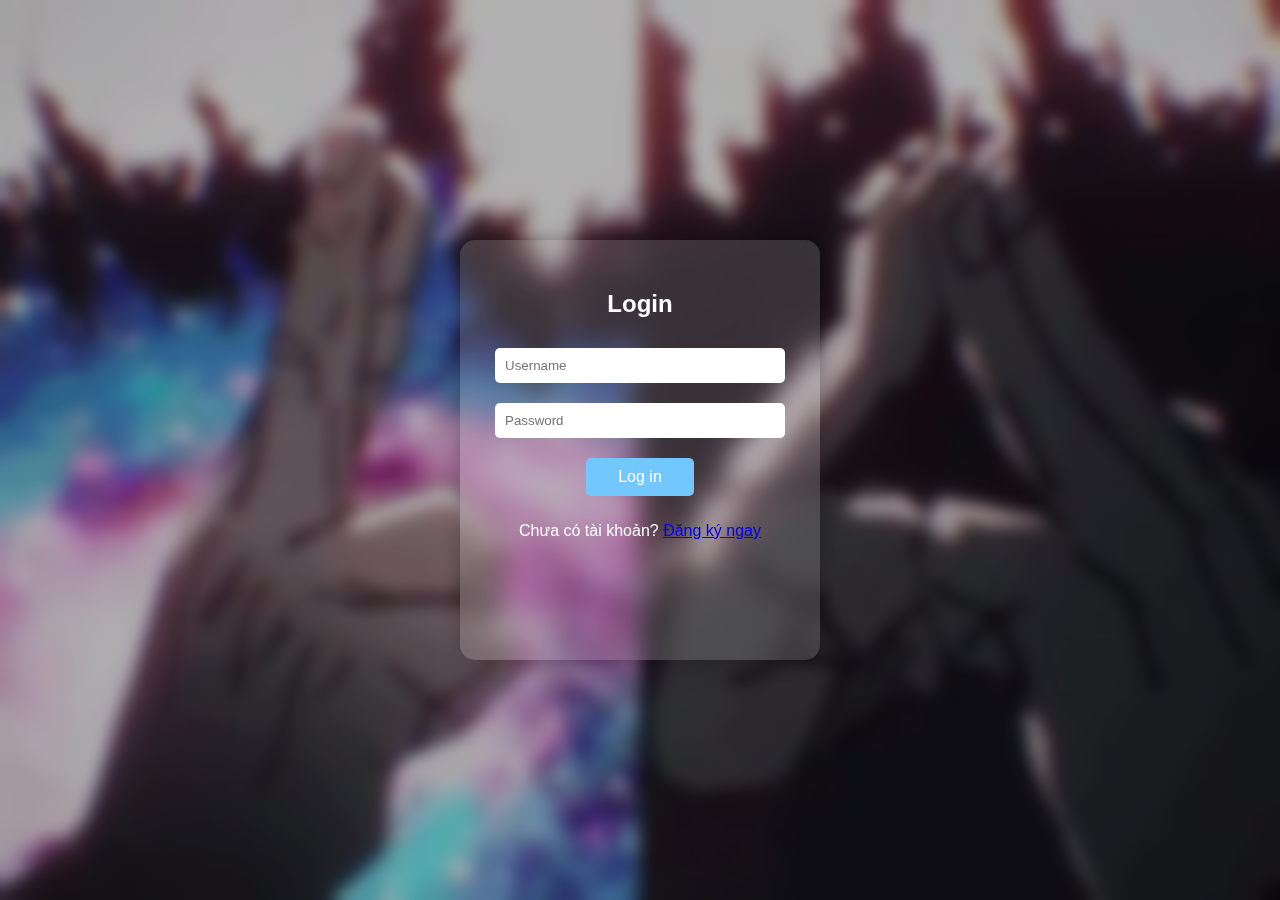
<file: html/index.html>
<!DOCTYPE html>
<html lang="en">
<head>
    <link rel="stylesheet" href="../css/style.css">
    <meta charset="UTF-8">
    <meta name="viewport" content="width=device-width, initial-scale=1.0">
    <title>Trang chủ</title>
</head>
<body>
    <div class="sidebar">
        <div class="logo"> ☣ QUẢN LÍ NHÂN SỰ</div>
        <div class="nav">
            <a href="index.html" style="background-color: rgb(61, 144, 144);"> Trang chủ </a>
            <a href="nhansu.html" >Nhân viên</a>
            <a href="luongnv.html">Quản lí lương</a>
            <a href="quanlipb.html">Quản lí phòng ban</a>
            <a href="chamcong.html">Chấm công</a>
            <a href="thongbao.html">Tin tức</a>
            <a href="chinhsach.html">Chính sách</a>
            <a class="foot" href="login.html">Đăng xuất</a>
        </div>
    </div>

    <div class="container">
        <div class="welcome">
            <h1> Xin chào,Quản trị viên!</h1>
            <p>Chào mừng bạn đến với Hệ thống Quản lí Nhân sự. 
      Quản lý nhân viên, lương, chấm công và phòng ban dễ dàng, nhanh chóng và hiệu quả hơn!</p>
        </div>
        <div class="cards">
            <div class="card">
                <h3>👩‍💼 Nhân viên</h3>
                <p></p>
            </div>
            <div class="card">
                <h3>🏢 Phòng ban</h3>
                <p></p>
            </div>
            <div class="card">
                <h3>🕒 Tỉ lệ chấm công</h3>
                <p></p>
            </div>
        </div>
        <div class="section">
            <h2> Thông báo !</h2>
            <ul>
                <li></li>
            </ul>
        </div>
        <div class="section">
            <h2> Sự kiện sắp tới</h2>
            <ul>
                <li></li>
            </ul>
        </div>
        <div class="footer"> </div>
    </div>
</body>
<script src="../js/index.js"></script>
</html>
</file>
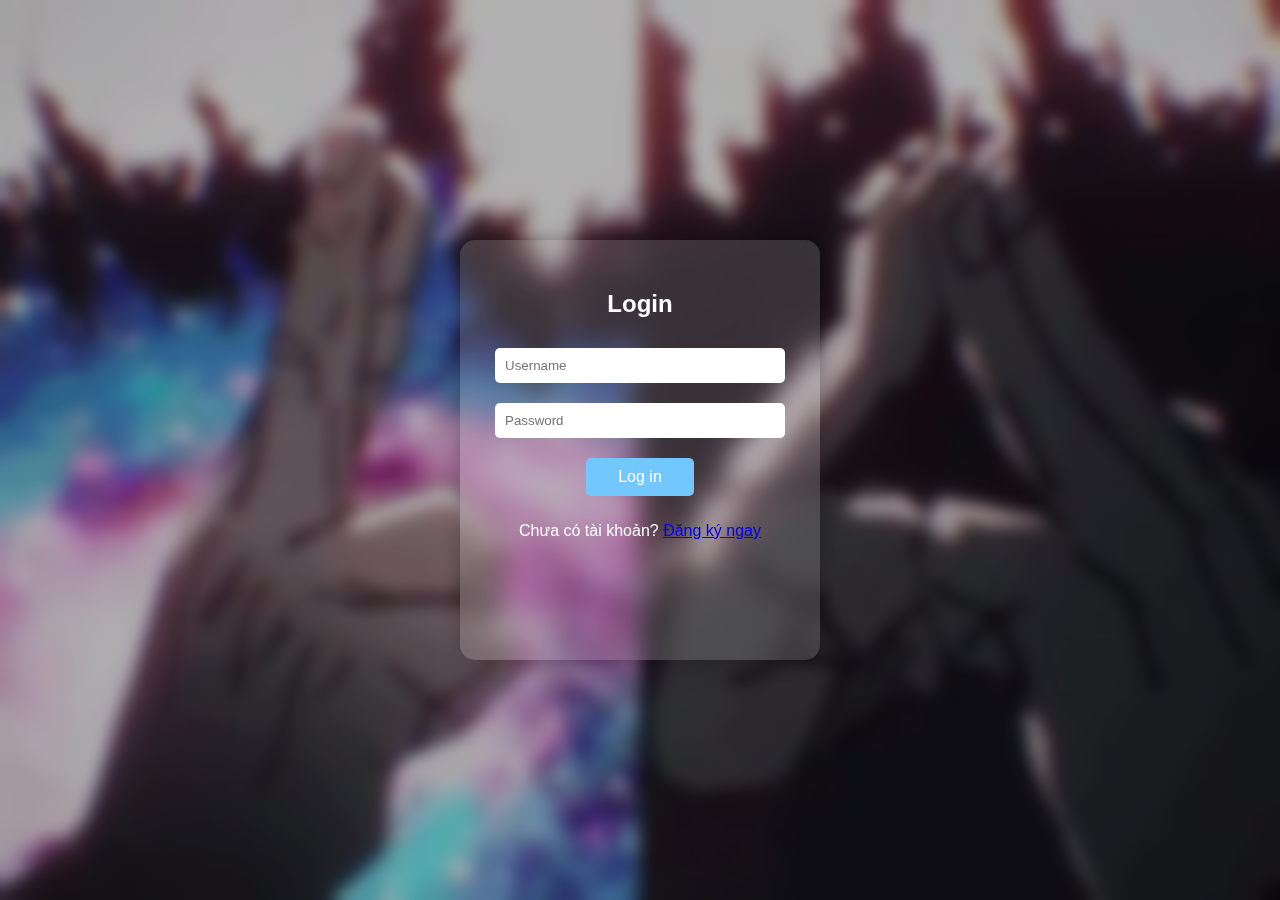
<file: login.html>
<!DOCTYPE html>
<html lang="en">
<head>
<meta charset="UTF-8">
<meta name="viewport" content="width=device-width, initial-scale=1.0">
<title>Login</title>
<link rel="stylesheet" href="css/login.css">
</head>
<body>

<video autoplay muted loop id="bg-video">
  <source src="img/thumb-440-221617.mp4" type="video/mp4">
</video>

<div class="blur-overlay"></div>

<div class="login-box">
  <h2>Login</h2>
  <form id="login-form">
    <input type="text" placeholder="Username" required>
    <input type="password" placeholder="Password" required>
    <button type="submit">Log in</button> 
  </form>
   <div class="register-link">
      <p>Chưa có tài khoản? <a href="html/Register.html">Đăng ký ngay</a></p>
    </div>
</div>
<script>
    document.getElementById("login-form").addEventListener("submit", function (e) {
    e.preventDefault();
    window.location.href = "index.html";
    sessionStorage.setItem('loggedIn', '1');
    location.replace('index.html');
    
});
   document.getElementById("Register")?.addEventListener('submit',function(e){
   e.preventDefault();
   window.location.href = "html/Register.html";
});

</script>
</body>
</html>
</file>
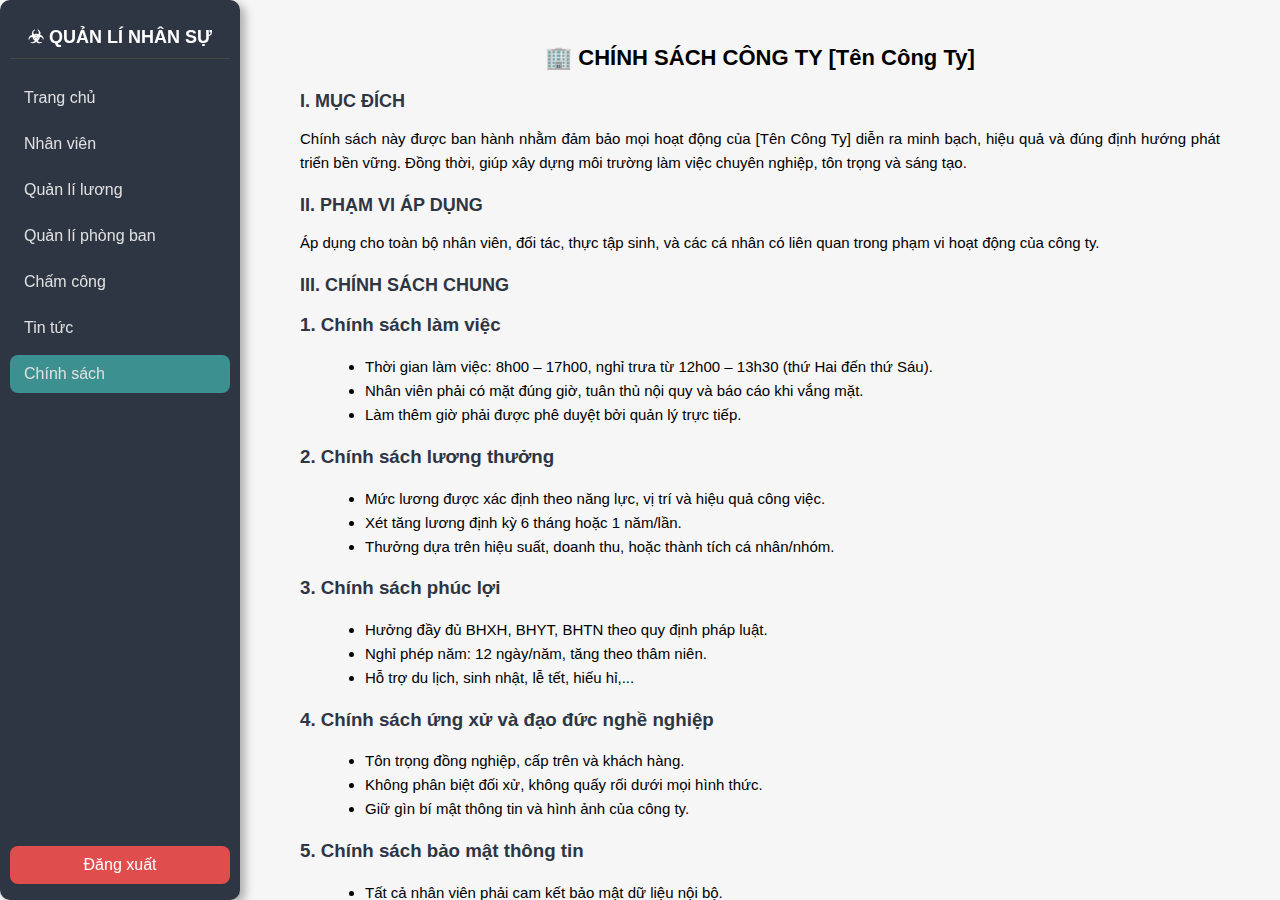
<file: html/chinhsach.html>
<!DOCTYPE html>
<html lang="vi">
<head>
  <meta charset="UTF-8">
  <meta name="viewport" content="width=device-width, initial-scale=1.0">
  <title>Chính Sách Công Ty</title>
  <link rel="stylesheet" href="../css/chinhsach.css">
</head>
<body>
  <!-- Sidebar -->
  <div class="sidebar">
    <div class="logo">☣ QUẢN LÍ NHÂN SỰ</div>
    <div class="nav">
      <a href="index.html">Trang chủ</a>
      <a href="nhansu.html">Nhân viên</a>
      <a href="luongnv.html">Quản lí lương</a>
      <a href="quanlipb.html">Quản lí phòng ban</a>
      <a href="chamcong.html">Chấm công</a>
      <a href="thongbao.html">Tin tức</a>
      <a href="chinhsach.html" class="active" style="background-color: rgb(61, 144, 144);">Chính sách</a>
      <a class="foot" href="login.html">Đăng xuất</a>
    </div>
  </div>

  <!-- Nội dung chính -->
  <div class="page">
    <h1>🏢 CHÍNH SÁCH CÔNG TY [Tên Công Ty]</h1>

    <h2>I. MỤC ĐÍCH</h2>
    <p>
      Chính sách này được ban hành nhằm đảm bảo mọi hoạt động của [Tên Công Ty] diễn ra minh bạch,
      hiệu quả và đúng định hướng phát triển bền vững. Đồng thời, giúp xây dựng môi trường làm việc
      chuyên nghiệp, tôn trọng và sáng tạo.
    </p>

    <h2>II. PHẠM VI ÁP DỤNG</h2>
    <p>
      Áp dụng cho toàn bộ nhân viên, đối tác, thực tập sinh, và các cá nhân có liên quan trong phạm vi
      hoạt động của công ty.
    </p>

    <h2>III. CHÍNH SÁCH CHUNG</h2>
    <h3>1. Chính sách làm việc</h3>
    <ul>
      <li>Thời gian làm việc: 8h00 – 17h00, nghỉ trưa từ 12h00 – 13h30 (thứ Hai đến thứ Sáu).</li>
      <li>Nhân viên phải có mặt đúng giờ, tuân thủ nội quy và báo cáo khi vắng mặt.</li>
      <li>Làm thêm giờ phải được phê duyệt bởi quản lý trực tiếp.</li>
    </ul>

    <h3>2. Chính sách lương thưởng</h3>
    <ul>
      <li>Mức lương được xác định theo năng lực, vị trí và hiệu quả công việc.</li>
      <li>Xét tăng lương định kỳ 6 tháng hoặc 1 năm/lần.</li>
      <li>Thưởng dựa trên hiệu suất, doanh thu, hoặc thành tích cá nhân/nhóm.</li>
    </ul>

    <h3>3. Chính sách phúc lợi</h3>
    <ul>
      <li>Hưởng đầy đủ BHXH, BHYT, BHTN theo quy định pháp luật.</li>
      <li>Nghỉ phép năm: 12 ngày/năm, tăng theo thâm niên.</li>
      <li>Hỗ trợ du lịch, sinh nhật, lễ tết, hiếu hỉ,...</li>
    </ul>

    <h3>4. Chính sách ứng xử và đạo đức nghề nghiệp</h3>
    <ul>
      <li>Tôn trọng đồng nghiệp, cấp trên và khách hàng.</li>
      <li>Không phân biệt đối xử, không quấy rối dưới mọi hình thức.</li>
      <li>Giữ gìn bí mật thông tin và hình ảnh của công ty.</li>
    </ul>

    <h3>5. Chính sách bảo mật thông tin</h3>
    <ul>
      <li>Tất cả nhân viên phải cam kết bảo mật dữ liệu nội bộ.</li>
      <li>Nghiêm cấm chia sẻ thông tin kinh doanh, tài chính, khách hàng hoặc công nghệ ra ngoài.</li>
    </ul>

    <h3>6. Chính sách an toàn & sức khỏe</h3>
    <ul>
      <li>Môi trường làm việc an toàn, sạch sẽ, đầy đủ trang thiết bị bảo hộ (nếu cần).</li>
      <li>Nhân viên được quyền phản ánh nếu phát hiện nguy cơ mất an toàn.</li>
    </ul>

    <h2>IV. KỶ LUẬT – KHEN THƯỞNG</h2>
    <p>
      <strong>Khen thưởng:</strong> Dành cho nhân viên có thành tích xuất sắc, sáng kiến hữu ích hoặc đóng góp tích cực.
    </p>
    <p>
      <strong>Kỷ luật:</strong> Tùy mức độ vi phạm, công ty có thể áp dụng hình thức nhắc nhở, cảnh cáo, trừ lương hoặc chấm dứt hợp đồng.
    </p>

    <h2>V. HIỆU LỰC VÀ ĐIỀU KHOẢN THI HÀNH</h2>
    <p>
      Chính sách này có hiệu lực kể từ ngày [dd/mm/yyyy]. Mọi thay đổi hoặc bổ sung sẽ được phòng Nhân sự thông báo bằng văn bản.
    </p>

    <p>📍 <b>Đại diện công ty:</b> [Tên người đại diện] – Giám đốc điều hành</p>
    <p><b>Ngày ban hành:</b> [dd/mm/yyyy]</p>
    <p><b>[Tên Công Ty]</b> – [Địa chỉ / Website / MST]</p>
  </div>
</body>
</html>
</file>
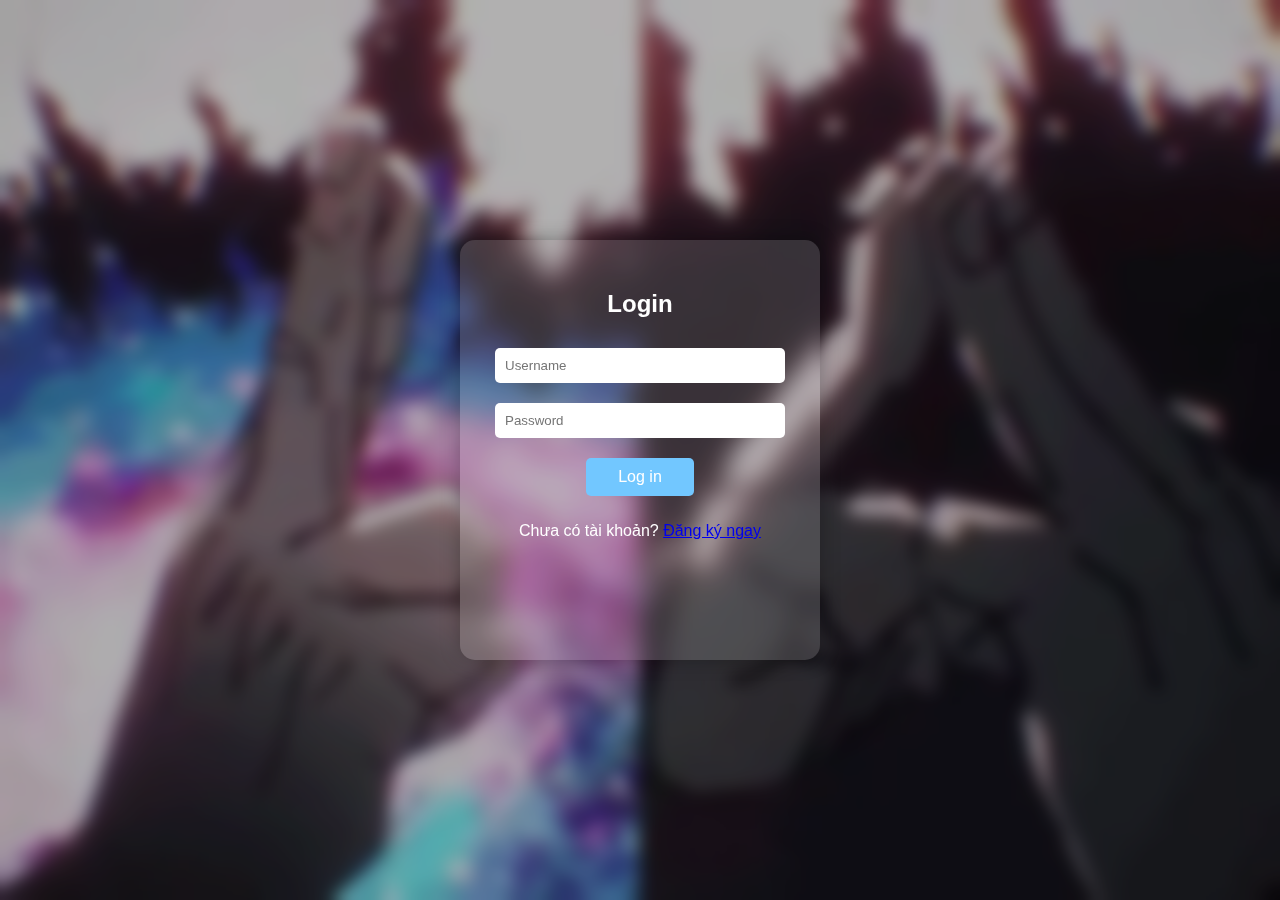
<file: html/login.html>
<!DOCTYPE html>
<html lang="en">
<head>
<meta charset="UTF-8">
<meta name="viewport" content="width=device-width, initial-scale=1.0">
<title>Login</title>
<link rel="stylesheet" href="../css/login.css">
</head>
<body>

<video autoplay muted loop id="bg-video">
  <source src="../img/thumb-440-221617.mp4" type="video/mp4">
</video>

<div class="blur-overlay"></div>

<div class="login-box">
  <h2>Login</h2>
  <form id="login-form">
    <input type="text" placeholder="Username" required>
    <input type="password" placeholder="Password" required>
    <button type="submit">Log in</button> 
  </form>
   <div class="register-link">
      <p>Chưa có tài khoản? <a href="Register.html">Đăng ký ngay</a></p>
    </div>
</div>
<script>
    document.getElementById("login-form").addEventListener("submit", function (e) {
    e.preventDefault();
    window.location.href = "../index.html";
    sessionStorage.setItem('loggedIn', '1');
    location.replace('../index.html');
    
});
   document.getElementById("Register").addEventListener('submit',function(e){
   e.preventDefault();
   window.location.href = "Register.html";
});

</script>
</body>
</html>
</file>
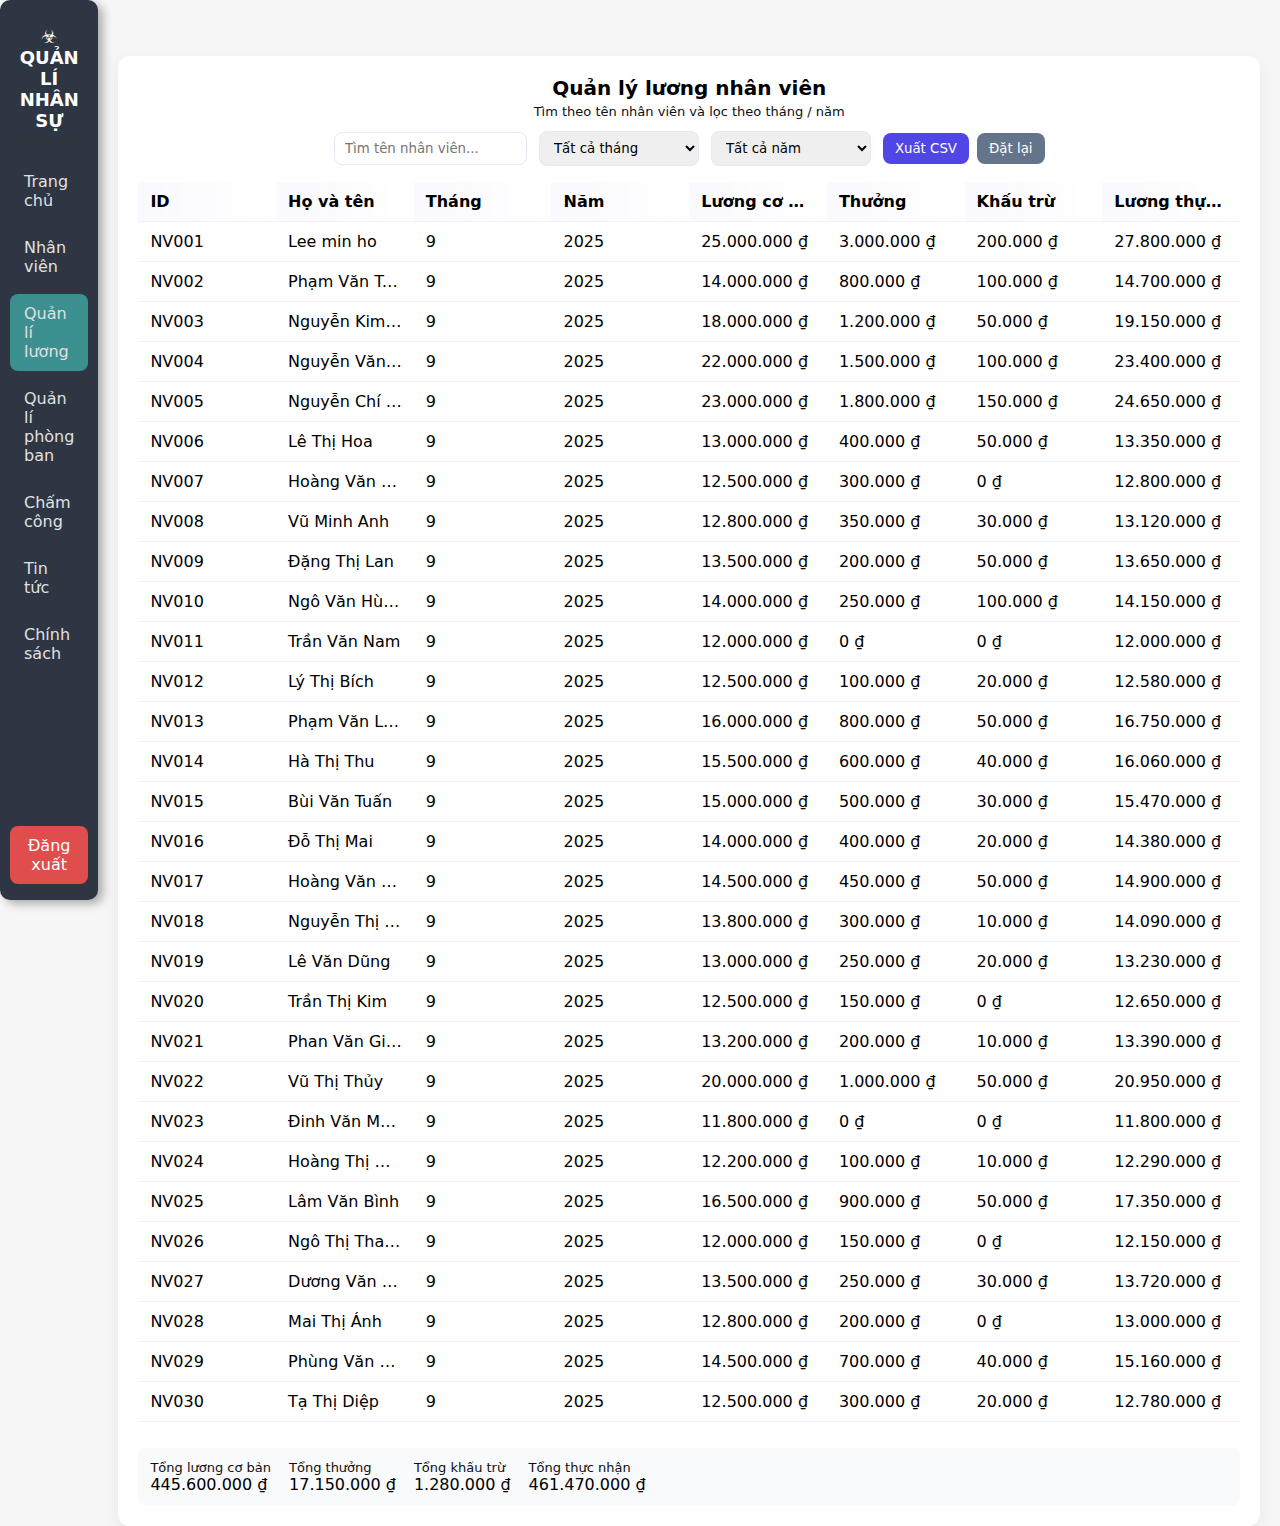
<file: html/luongnv.html>
<!DOCTYPE html>
<html lang="en">
<head>
    <meta charset="UTF-8">
    <meta name="viewport" content="width, initial-scale=1.0">
    <link rel="stylesheet" href="../css/luongnv.css">
    <title>Luong nhan vien</title>
</head>
<body>
        <div class="sidebar">
        <div class="logo"> ☣ QUẢN LÍ NHÂN SỰ</div>
        <div class="nav">
            <a href="../index.html"> Trang chủ </a>
            <a href="nhansu.html" >Nhân viên</a>
            <a href="luongnv.html"style="background-color: rgb(61, 144, 144);">Quản lí lương</a>
            <a href="quanlipb.html">Quản lí phòng ban</a>
            <a href="chamcong.html">Chấm công</a>
            <a href="thongbao.html">Tin tức</a>
            <a href="chinhsach.html">Chính sách</a>
            <a class="foot" href="../login.html">Đăng xuất</a>
        </div>
    </div>
        </div>
    <div class="wrap">
    <div class="card">
      <header>
        <div class="center">
          <h1>Quản lý lương nhân viên</h1>
          <div class="small muted">Tìm theo tên nhân viên và lọc theo tháng / năm</div>
        </div>
        <div class="controls">
          <input id="searchInput" type="search" placeholder="Tìm tên nhân viên..." />
          <select id="monthSelect" title="Chọn tháng">
            <option value="all">Tất cả tháng</option>
          </select>
          <select id="yearSelect" title="Chọn năm">
            <option value="all">Tất cả năm</option>
          </select>
          <div class="actions">
            <button id="exportCsv">Xuất CSV</button>
            <button id="resetBtn" class="secondary">Đặt lại</button>
          </div>
        </div>
      </header>

      <div class="grid">
        <div class="table-wrap">
          <table id="salaryTable" aria-live="polite">
            <thead>
              <tr>
                <th>ID</th>
                <th>Họ và tên</th>
                <th>Tháng</th>
                <th>Năm</th>
                <th>Lương cơ bản</th>
                <th>Thưởng</th>
                <th>Khấu trừ</th>
                <th>Lương thực nhận</th>
              </tr>
            </thead>
            <tbody></tbody>
          </table>
        </div>

        <div class="totals" id="totalsBox">
          <div>
            <div class="small">Tổng lương cơ bản</div>
            <div id="totalBase">0</div>
          </div>
          <div>
            <div class="small">Tổng thưởng</div>
            <div id="totalBonus">0</div>
          </div>
          <div>
            <div class="small">Tổng khấu trừ</div>
            <div id="totalDeduct">0</div>
          </div>
          <div>
            <div class="small">Tổng thực nhận</div>
            <div id="totalNet">0</div>
          </div>
        </div>
      </div>

    </div>
  </div>
  <script src="..\/js/luong.js"></script>
</body>
</html>
</file>
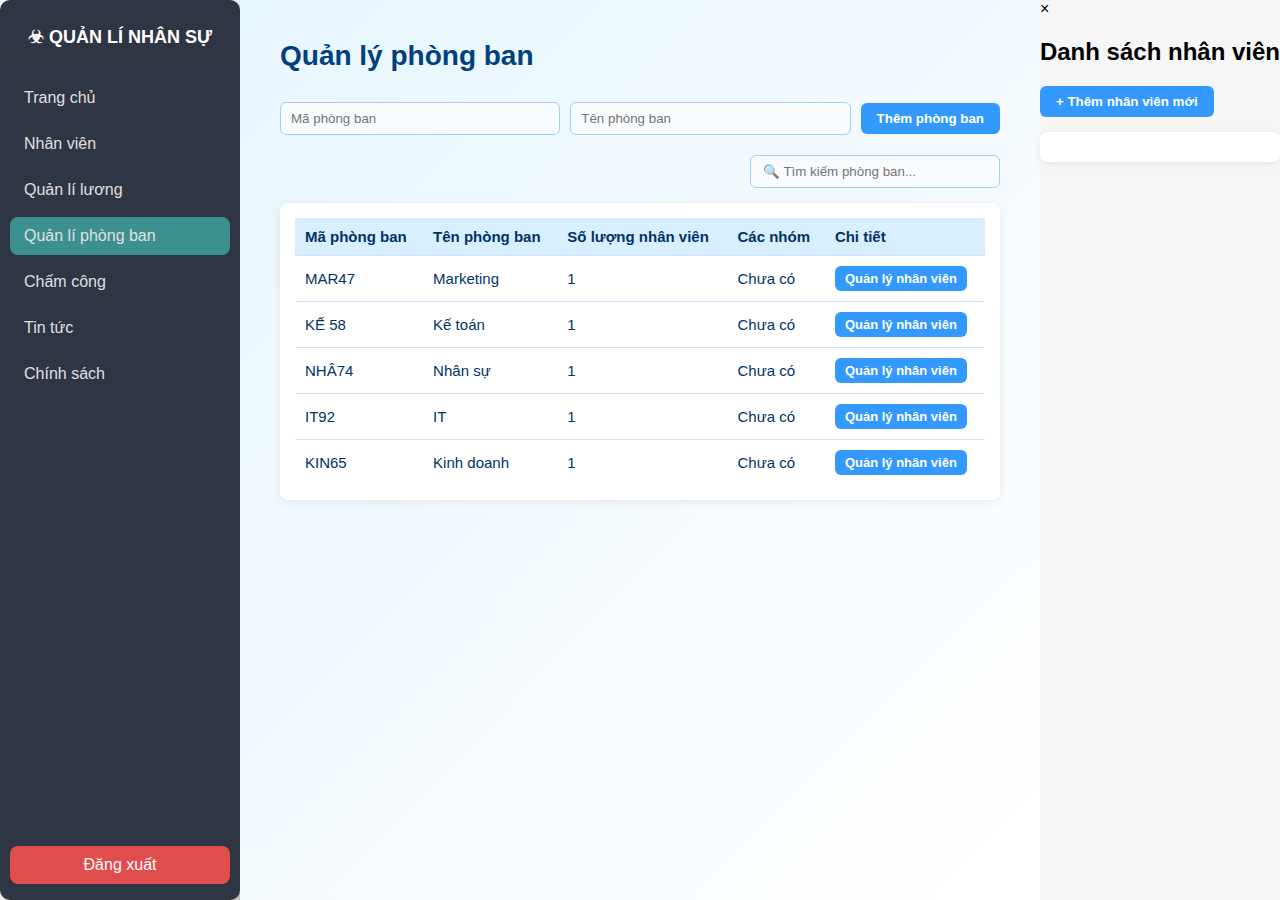
<file: html/quanlipb.html>
<!DOCTYPE html>
<html lang="en">
<head>
    <meta charset="UTF-8">
    <meta name="viewport" content="width=device-width, initial-scale=1.0">
    <title>Quản lí phòng ban</title>
    <link rel="stylesheet" href="../css/quanlipb..css">
</head>
<body>
    <div class="sidebar">
        <div class="logo"> ☣ QUẢN LÍ NHÂN SỰ</div>
        <div class="nav">
            <a href="../index.html"> Trang chủ </a>
            <a href="nhansu.html">Nhân viên</a>
            <a href="luongnv.html">Quản lí lương</a>
            <a href="quanlipb.html" style="background-color: rgb(61, 144, 144);">Quản lí phòng ban</a>
            <a href="chamcong.html">Chấm công</a>
            <a href="thongbao.html">Tin tức</a>
            <a href="chinhsach.html">Chính sách</a>
            <a class="foot" href="../login.html">Đăng xuất</a>
        </div>
    </div>
    <div class="content">
        <h1>Quản lý phòng ban</h1>

        <div class="form-container" style="margin-bottom: 16px">
            <form id="pbForm" class="pb-form" onsubmit="return false;">
                <input class="inp" type="text" id="maPB" placeholder="Mã phòng ban" required />
                <input class="inp" type="text" id="tenPB" placeholder="Tên phòng ban" required />
                <button class="btn" id="btnSave" type="button">Thêm phòng ban</button>
            </form>
        </div>
        <div class="pb-search">
            <input type="text" id="searchPB" placeholder="🔍 Tìm kiếm phòng ban..." />
        </div>

        <div class="table-container">
            <table id="pbTable" class="table">
                <thead>
                    <tr>
                        <th>Mã phòng ban</th>
                        <th>Tên phòng ban</th>
                        <th>Số lượng nhân viên</th>
                        <th>Các nhóm</th>
                        <th>Chi tiết</th>
                    </tr>
                </thead>
                <tbody></tbody>
            </table>
        </div>
    </div>

    <div id="detailModal" class="modal">
        <div class="modal-content">
            <span class="close-button">&times;</span>
            <h2 id="modalTitle">Danh sách nhân viên</h2>
            
            <div id="employeeFormContainer" style="display:none; margin-bottom: 20px;">
                <h3 id="employeeFormTitle">Thêm nhân viên mới</h3>
                <form id="employeeForm" class="pb-form">
                    <input type="hidden" id="employeeIndex">
                    <input type="hidden" id="departmentName">
                    <input class="inp" type="text" id="employeeName" placeholder="Họ và tên" required>
                    <input class="inp" type="text" id="employeePosition" placeholder="Chức vụ">
                    <input class="inp" type="text" id="employeeGroup" placeholder="Nhóm">
                    <button type="button" id="saveEmployeeBtn" class="btn">Lưu</button>
                    <button type="button" id="cancelEmployeeBtn" class="btn cancel">Hủy</button>
                </form>
            </div>

            <button id="addNewEmployeeBtn" class="btn" style="margin-bottom: 15px;">+ Thêm nhân viên mới</button>
            
            <div id="employeeList" class="table-container">
                </div>
        </div>
    </div>

    <script src="../js/quanlipb.js"></script>
</body>
</html>
</file>
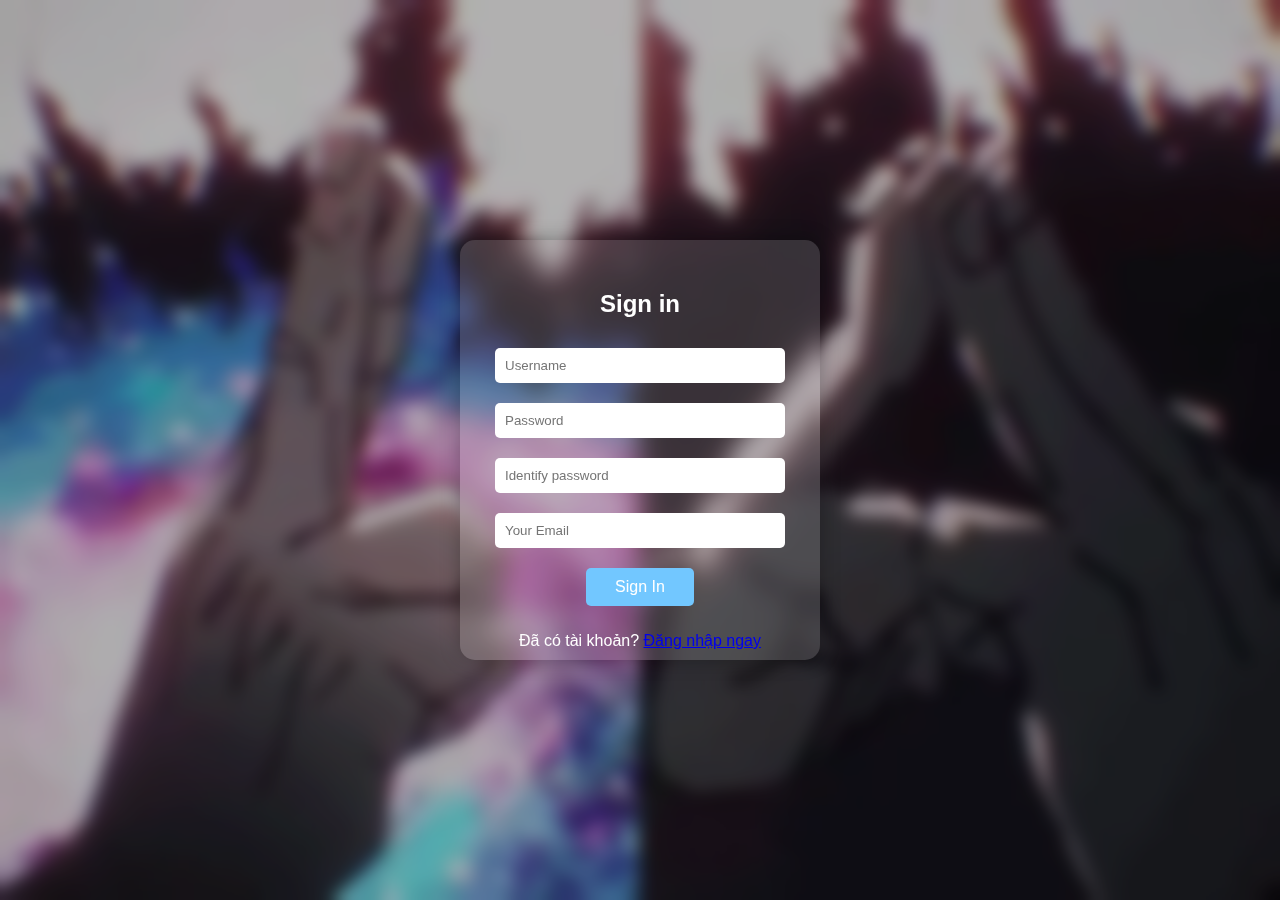
<file: html/Register.html>
<!DOCTYPE html>
<html lang="en">
<head>
    <meta charset="UTF-8">
    <meta name="viewport" content="width=device-width, initial-scale=1.0">
    <title>Register</title>
    <link rel="stylesheet" href="../css/login.css">
</head>
<body>
    <video autoplay muted loop id="bg-video">
  <source src="../img/thumb-440-221617.mp4" type="video/mp4">
</video>

<div class="blur-overlay"></div>

<div class="login-box">
  <h2>Sign in</h2>
  <form id="login-form">
    <input type="text" placeholder="Username" required>
    <input id="pass1" type="password" placeholder="Password" required>
    <input id='pass2'type="password" placeholder="Identify password" required>
    <input type="email" placeholder = "Your Email" required>
    <button type="submit">Sign In</button> 
  </form>
  <div class="register-link">
      <p>Đã có tài khoản? <a href="login.html">Đăng nhập ngay</a></p>
    </div>
</div>
<script>
    document.getElementById("login-form").addEventListener('submit',function(e){
        e.preventDefault();
    var pass1=document.getElementById('pass1').value.trim();
    var pass2=document.getElementById('pass2').value.trim();
    if(pass1!== pass2){
        alert("Mật khẩu không trùng khớp! Vui lòng nhập lại.");
        return;
    }

    alert("Đăng ký thành công! Chuyển sang trang đăng nhập...");
      window.location.href = "login.html";
})
</script>
</body>
</html>
</file>
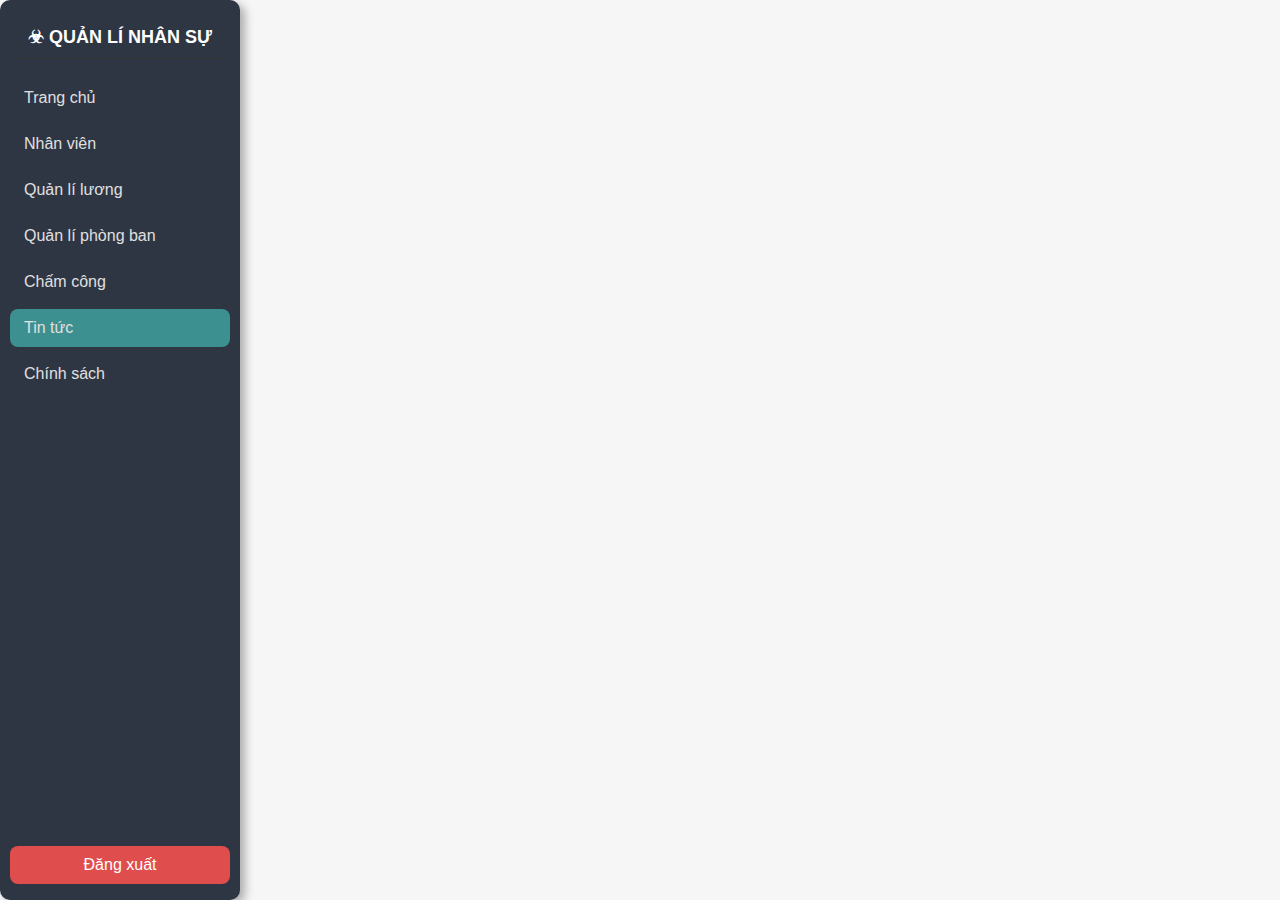
<file: html/thongbao.html>
<!DOCTYPE html>
<html lang="en">
<head>
    <link rel="stylesheet" href="../css/thongbao.css">
    <meta charset="UTF-8">
    <meta name="viewport" content="width=device-width, initial-scale=1.0">
    <title>Thong bao</title>
</head>
<body>
    <div class="sidebar">
        <div class="logo"> ☣ QUẢN LÍ NHÂN SỰ</div>
        <div class="nav">
            <a href="../index.html"> Trang chủ </a>
            <a href="nhansu.html" >Nhân viên</a>
            <a href="luongnv.html">Quản lí lương</a>
            <a href="quanlipb.html">Quản lí phòng ban</a>
            <a href="chamcong.html">Chấm công</a>
            <a href="thongbao.html" style="background-color: rgb(61, 144, 144);">Tin tức</a>
            <a href="chinhsach.html">Chính sách</a>
            <a class="foot" href="login.html">Đăng xuất</a>
        </div>
    </div>
    <div class="thongbao">
        <div class="">
                 
        </div>
    </div>
</body>
<script src="../js/tb.js"></script>
</html>
</file>
<file: css/style.css>
* {
    box-sizing: border-box;
  }

  body {
    margin: 0;
    display: flex;
    height: 100vh;
    font-family: 'Segoe UI', Tahoma, Geneva, Verdana, sans-serif;
    background: #f6f6f6;
  }

  .sidebar {
    width: 240px;
    background: #2e3543;
    color: white;
    display: flex;
    flex-direction: column;
    padding: 16px 10px;
    box-shadow: 5px 4px 10px rgba(0,0,0,0.3);
    border-radius: 10px;
  }

  .logo {
    font-weight: bold;
    font-size: 18px;
    text-align: center;
    padding: 10px 0;
    border-bottom: 1px solid #333;
    margin-bottom: 20px;
  }

  .nav {
    flex: 1;
    display: flex;
    flex-direction: column;
    gap: 8px;
  }

  .nav a {
    text-decoration: none;
    color: #e0e0e0;
    padding: 10px 14px;
    border-radius: 8px;
    transition: 0.2s;
    ;
  }
 .sidebar .nav .foot {
  margin-top: auto;
  background: #e04d4d;
  color: white;
  text-align: center;
  border-radius: 8px;
  padding: 10px;
  transition: 0.3s;
}
  .nav a:hover {
    background: #1a75d2;
  }
   .container {
      max-width: 1100px;
      margin: auto;
    }

    .welcome {
      background: white;
      padding: 25px 30px;
      border-radius: 10px;
      box-shadow: 0 2px 8px rgba(0,0,0,0.05);
      margin-bottom: 20px;
    }

    .welcome h1 {
      font-size: 22px;
      margin-bottom: 10px;
    }

    .cards {
      display: grid;
      grid-template-columns: repeat(auto-fit, minmax(200px, 1fr));
      gap: 20px;
      margin-bottom: 20px;
    }

    .card {
      background: white;
      padding: 20px;
      border-radius: 10px;
      box-shadow: 0 2px 8px rgba(0,0,0,0.05);
      text-align: center;
      transition: 0.3s;
    }

    .card:hover {
      transform: translateY(-4px);
    }

    .card h3 {
      font-size: 15px;
      color: #666;
      margin-bottom: 5px;
    }

    .card p {
      font-size: 20px;
      font-weight: bold;
      color: #1a73e8;
      margin: 0;
    }

    .section {
      background: white;
      padding: 20px 30px;
      border-radius: 10px;
      box-shadow: 0 2px 8px rgba(0,0,0,0.05);
      margin-bottom: 20px;
    }

    .section h2 {
      font-size: 18px;
      border-left: 4px solid #1a73e8;
      padding-left: 10px;
      color: #333;
    }

    ul {
      margin: 10px 0;
      padding-left: 20px;
    }

    li {
      margin-bottom: 8px;
    }

    .footer {
      text-align: center;
      color: #777;
      font-size: 13px;
      margin-top: 30px;
    }
</file>
<file: css/login.css>
body {
  margin: 0;
  height: 100vh;
  display: flex;
  justify-content: center;
  align-items: center;
  font-family: Arial, sans-serif;
  overflow: hidden;
}

/* Video nền */
#bg-video {
  position: fixed;
  top: 0;
  left: 0;
  width: 100%;
  height: 100%;
  object-fit: cover;
  z-index: -1; /* dưới lớp mờ */
}

/* Lớp phủ mờ */
.blur-overlay {
  position: fixed;
  top: 0;
  left: 0;
  width: 100%;
  height: 100%;
  backdrop-filter: blur(8px);
  background-color: rgba(0, 0, 0, 0.3);
  z-index: -1;
}

/* Form đăng nhập */
.login-box {
  position: relative;
  z-index: 1;
  background: rgba(255, 255, 255, 0.15);
  padding: 30px;
  border-radius: 15px;
  backdrop-filter: blur(10px);
  box-shadow: 0 0 20px rgba(0, 0, 0, 0.3);
  width: 300px;
  height: 360px;
  color: white;
  text-align: center;
}

.login-box h2 {
  text-align: center;
  margin-bottom: 20px;
}

.login-box input {
  width: 90%;
  padding: 10px;
  margin: 10px 0;
  border: none;
  border-radius: 5px;
  outline: none;
}

.login-box button {
  width: 36%;
  padding: 10px;
  margin: 10px;
  background: #72c7ff;
  border: none;
  border-radius: 5px;
  color: white;
  font-size: 16px;
  cursor: pointer;
}

.login-box button:hover {
  background: #f05353;
}
</file>
<file: css/chinhsach.css>
* {
  box-sizing: border-box;
}

body {
  margin: 0;
  display: flex;
  height: 100vh;
  font-family: 'Segoe UI', Tahoma, Geneva, Verdana, sans-serif;
  background: #f6f6f6;
}


.sidebar {
  width: 240px;
  background: #2e3543;
  color: white;
  display: flex;
  flex-direction: column;
  padding: 16px 10px;
  position: fixed;
  top: 0;
  left: 0;
  bottom: 0;
  box-shadow: 5px 4px 10px rgba(0,0,0,0.3);
  border-radius: 10px;
}

.logo {
  font-weight: bold;
  font-size: 18px;
  text-align: center;
  padding: 10px 0;
  border-bottom: 1px solid #444;
  margin-bottom: 20px;
}

.nav {
  flex: 1;
  display: flex;
  flex-direction: column;
  gap: 8px;
}

.nav a {
  text-decoration: none;
  color: #e0e0e0;
  padding: 10px 14px;
  border-radius: 8px;
  transition: 0.2s;
}

.nav a:hover,
.nav a.active {
  background: #1a75d2;
}

.sidebar .nav .foot {
  margin-top: auto;
  background: #e04d4d;
  color: white;
  text-align: center;
  border-radius: 8px;
  padding: 10px;
  transition: 0.3s;
}

.sidebar .nav .foot:hover {
  background: #c03a3a;
}


.page {
  margin-left: 240px;
  padding: 30px 60px;
  overflow-y: auto;
  background: #f6f6f6;
}

.page h1{
    text-align: center;
}
.page h2,
.page h3 {
  color: #2e3543;
}

.page h1 {
  font-size: 22px;
  margin-bottom: 10px;
}

.page h2 {
  font-size: 18px;
  margin-top: 20px;
}

.page p,
.page li {
  font-size: 15px;
  line-height: 1.6;
  text-align: justify;
}

ul {
  margin-left: 25px;
}

/* Ẩn sidebar khi in */
@media print {
  .sidebar {
    display: none;
  }
  .page {
    margin: 0;
    padding: 20px;
  }
}
</file>
<file: css/luongnv.css>
* {
    box-sizing: border-box;
  }

  body {
    margin: 0;
    display: flex;
    height: 100vh;
    font-family: 'Segoe UI', Tahoma, Geneva, Verdana, sans-serif;
    background: #f6f6f6;
  }

  .sidebar {
    width: 240px;
    background: #2e3543;
    color: white;
    display: flex;
    flex-direction: column;
    padding: 16px 10px;
    box-shadow: 5px 4px 10px rgba(0,0,0,0.3);
    border-radius: 10px;
  }

  .logo {
    font-weight: bold;
    font-size: 18px;
    text-align: center;
    padding: 10px 0;
    border-bottom: 1px solid #333;
    margin-bottom: 20px;
  }

  .nav {
    flex: 1;
    display: flex;
    flex-direction: column;
    gap: 8px;
  }

  .nav a {
    text-decoration: none;
    color: #e0e0e0;
    padding: 10px 14px;
    border-radius: 8px;
    transition: 0.2s;
    ;
  }
 .sidebar .nav .foot {
  margin-top: auto;
  background: #e04d4d;
  color: white;
  text-align: center;
  border-radius: 8px;
  padding: 10px;
  transition: 0.3s;
}
  .nav a:hover {
    background: #1a75d2;
  }

  :root{--bg:#f4f6fb;
    --card:#fff;
    --muted:#0e0f10;
    --accent:#4f46e5;
}
*{box-sizing:border-box;
    font-family:Inter,system-ui,Segoe UI,Roboto,'Helvetica Neue',Arial;
}
.wrap{
    max-width:1300px;
    margin:36px auto;
    padding:20px;
}
.card{
    background:var(--card);
    border-radius:12px;box-shadow:0 6px 18px rgba(15,23,42,0.06);
    padding:20px;
}
.home-btn {
    background: rgb(105, 111, 137);
    color: #eef1f5;
    text-decoration: none;
    padding: 6px 12px;
    border-radius: 4px;
    font-weight:600;
    font-size:15px;
    transition:0.2s;
}

.home-btn:hover {
    background: #3f3e47;
    transform:translateX(-2px);
    color:#fafafa;
}

header{ 
   display: flex;
    flex-direction: column; 
    align-items: center; 
    gap: 12px; 
}
header .left{
    align-self: flex-start; /* giữ link Trang chủ về phía trái */
}
header h1{
    font-size:20px;
    margin:0;
    text-align:center;
}

.controls{
    display:flex;
    gap:12px;
    align-items:center;
    flex-wrap:wrap;
    justify-content:flex-end;
}
input[type="search"],select{
    padding:8px 10px;
    border:1px solid #e6e9f2;
    border-radius:8px;
    min-width:160px;
}
.grid{
    margin-top:16px;
    display:grid;
    grid-template-columns:1fr;
    gap:14px;
}
.table-wrap{
    overflow:auto;
}
table{
    width:100%;
    border-collapse:collapse;
}
th,td{
    padding:10px 12px;
    text-align:left;
    border-bottom:1px solid #eef2ff;
}
th{
    font-weight:600;
    background:linear-gradient(90deg, rgba(79,70,229,0.03), transparent);
}
.muted{
    color:var(--muted);
    font-size:13px;
}
.actions{
    display:flex;
    gap:8px;
}
button{
    background:var(--accent);
    color:#ffffff;border:none;
    padding:8px 12px;
    border-radius:8px;
    cursor:pointer;
    transition:0.2s;
}
button:hover{
    opacity:0.9;
    transform:scale(1.03);
}
button.secondary{
    background:#64748b;
}
.center{

    display: flex;
    flex-direction: column; /* xếp theo cột thay vì hàng */
    justify-content: center;
    align-items: center;
    text-align: center; /* căn chữ con giữa */
    gap: 4px; /* khoảng cách giữa tiêu đề và chữ nhỏ */


}
.totals{
    margin-top:12px;
    padding:12px;
    border-radius:8px;
    background:#f8fafc;
    display:flex;gap:18px;
    align-items:center;
    flex-wrap:wrap;
}
.small{
    font-size:13px;
    color:var(--muted);
}
.container{
    flex: 1;                 /* chiếm phần còn lại của body (body là flex) */
    display: flex;
    flex-direction: column;  /* header -> table -> footer theo cột */
    gap: 16px;
    padding: 20px;
    overflow: hidden;        /* tránh cuộn thừa ngang */
    min-width: 0;            /* cho con flex co lại đúng (prevents overflow) */
}

/* Table wrapper sẽ co dãn theo chiều cao còn lại và có scroll nếu nội dung nhiều */
.table-wrap{
    flex: 1 1 auto;
    width: 100%;
    overflow: auto;
    min-width: 0;
}

/* Bảng luôn chiếm 100% chiều ngang của wrapper và chia ô đều */
table{
    width: 100%;
    table-layout: fixed;    /* cố định kích thước cột dựa trên độ rộng ô */
    border-collapse: collapse;
}

/* Tránh text tràn ô */
th, td{
    overflow: hidden;
    text-overflow: ellipsis;
    white-space: nowrap;
}
.pagination {
  display: flex;
  justify-content: center;
  margin-top: 10px;
  gap: 6px;
}

.pagination button {
  padding: 6px 10px;
  border: 1px solid #ccc;
  background: #f4f4f4;
  cursor: pointer;
  border-radius: 4px;
}

.pagination button.active {
  background: #007bff;
  color: white;
  border-color: #007bff;
}

.pagination button:hover:not(.active) {
  background: #e6e6e6;
}
</file>
<file: css/quanlipb..css>
* {
    box-sizing: border-box;
  }

  body {
    margin: 0;
    display: flex;
    height: 100vh;
    font-family: 'Segoe UI', Tahoma, Geneva, Verdana, sans-serif;
    background: #f6f6f6;
  }

  .sidebar {
    width: 240px;
    background: #2e3543;
    color: white;
    display: flex;
    flex-direction: column;
    padding: 16px 10px;
    box-shadow: 5px 4px 10px rgba(0,0,0,0.3);
    border-radius: 10px;
  }

  .logo {
    font-weight: bold;
    font-size: 18px;
    text-align: center;
    padding: 10px 0;
    border-bottom: 1px solid #333;
    margin-bottom: 20px;
  }

  .nav {
    flex: 1;
    display: flex;
    flex-direction: column;
    gap: 8px;
  }

  .nav a {
    text-decoration: none;
    color: #e0e0e0;
    padding: 10px 14px;
    border-radius: 8px;
    transition: 0.2s;
    ;
  }
 .sidebar .nav .foot {
  margin-top: auto;
  background: #e04d4d;
  color: white;
  text-align: center;
  border-radius: 8px;
  padding: 10px;
  transition: 0.3s;
}
  .nav a:hover {
    background: #343541;
  }
  .content {
  flex: 1;
  padding: 20px;
  overflow-y: auto;
  color: rgb(7, 7, 7);
  background-size: cover;
}

.content h1 {
  margin-top: 0;
  padding: 10px 0;
}

.content {
  background: linear-gradient(135deg, #e8f6ff 0%, #ffffff 100%);
  min-height: 100vh;
  padding: 30px 40px;
  color: #003366;
}

/* Tiêu đề trang */
.content h1 {
  color: #004080;
  font-size: 28px;
  margin-bottom: 20px;
}

/* Form nhập dữ liệu */
.pb-form {
  display: flex;
  flex-wrap: wrap;
  gap: 10px;
  align-items: center;
  margin-bottom: 20px;
}

.pb-form .inp {
  padding: 8px 10px;
  border: 1px solid #a0cfff;
  border-radius: 6px;
  flex: 1;
  min-width: 150px;
  background-color: #f9fcff;
  transition: border-color 0.3s;
}

.pb-form .inp:focus {
  border-color: #3399ff;
  outline: none;
}

/* Nút */
.btn {
  padding: 8px 16px;
  background-color: #3399ff;
  color: white;
  border: none;
  border-radius: 6px;
  cursor: pointer;
  font-weight: 600;
  transition: 0.25s;
}

.btn:hover {
  background-color: #1a75d2;
}

.btn.small {
  padding: 5px 10px;
  font-size: 13px;
}

.btn.danger {
  background-color: #ff6666;
}

.btn.danger:hover {
  background-color: #e64d4d;
}

.btn.cancel {
  background-color: #ccc;
  color: #333;
}

/* Bảng dữ liệu */
.table-container {
  background-color: #ffffff;
  border-radius: 8px;
  box-shadow: 0 2px 8px rgba(0, 0, 0, 0.08);
  padding: 15px;
}

.table {
  width: 100%;
  border-collapse: collapse;
  font-size: 15px;
}

.table th {
  background-color: #d8efff;
  color: #003366;
  font-weight: bold;
  padding: 10px;
  text-align: left;
}

.table td {
  border-top: 1px solid #cce7ff;
  padding: 10px;
}

.table tr:hover {
  background-color: #f1f9ff;
}

/* Link trong sidebar khi hover */
.sidebar .nav a:hover {
  background-color: #3399ff;
  color: white;
}

/* Link đang chọn */
.sidebar .nav a.active {
  background-color: #1a75d2;
  color: #fff;
}
/* Ô tìm kiếm phòng ban */
.pb-search {
  margin-bottom: 15px;
  display: flex;
  justify-content: flex-end;
}

.pb-search input {
  padding: 8px 12px;
  border: 1px solid #a0cfff;
  border-radius: 6px;
  width: 250px;
  background-color: #f9fcff;
  transition: border-color 0.3s;
}

.pb-search input:focus {
  border-color: #3399ff;
  outline: none;
}
</file>
<file: css/thongbao.css>
* {
    box-sizing: border-box;
  }

  body {
    margin: 0;
    display: flex;
    height: 100vh;
    font-family: 'Segoe UI', Tahoma, Geneva, Verdana, sans-serif;
    background: #f6f6f6;
  }

  .sidebar {
    width: 240px;
    background: #2e3543;
    color: white;
    display: flex;
    flex-direction: column;
    padding: 16px 10px;
    box-shadow: 5px 4px 10px rgba(0,0,0,0.3);
    border-radius: 10px;
  }

  .logo {
    font-weight: bold;
    font-size: 18px;
    text-align: center;
    padding: 10px 0;
    border-bottom: 1px solid #333;
    margin-bottom: 20px;
  }

  .nav {
    flex: 1;
    display: flex;
    flex-direction: column;
    gap: 8px;
  }

  .nav a {
    text-decoration: none;
    color: #e0e0e0;
    padding: 10px 14px;
    border-radius: 8px;
    transition: 0.2s;
    ;
  }
 .sidebar .nav .foot {
  margin-top: auto;
  background: #e04d4d;
  color: white;
  text-align: center;
  border-radius: 8px;
  padding: 10px;
  transition: 0.3s;
}
.nav a:hover {
  background: #1a75d2;
}
.container {
    flex: 1;
    padding: 30px;
}

.container h1 {
    text-align: center;
    color: #1f4e5f;
    margin-bottom: 20px;
}

.news-list {
    display: grid;
    grid-template-columns: repeat(auto-fit, minmax(280px, 1fr));
    gap: 20px;
}

.news-card {
    background-color: white;
    padding: 20px;
    border-radius: 15px;
    box-shadow: 0 3px 10px rgba(0,0,0,0.1);
    transition: transform 0.3s;
}

.news-card:hover {
    transform: translateY(-5px);
}

.news-card h3 {
    color: #1f4e5f;
    margin-top: 0;
}

.news-card p {
    color: #555;
}

.news-date {
    font-size: 13px;
    color: #888;
    text-align: right;
    margin-top: 10px;
}
</file>
